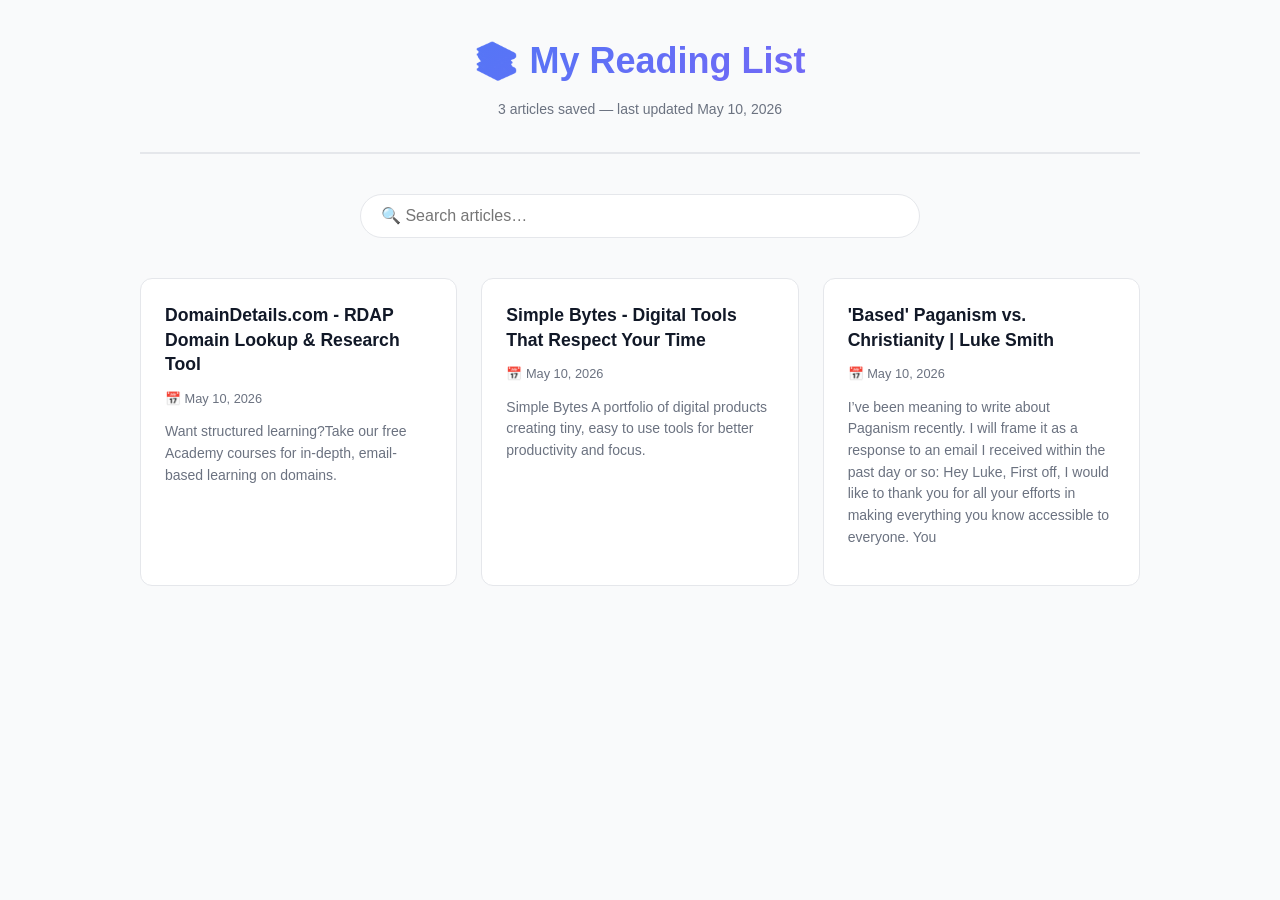
<file: index.html>
<!DOCTYPE html>
<html lang="en">
<head>
  <meta charset="UTF-8">
  <meta name="viewport" content="width=device-width, initial-scale=1.0">
  <title>My Reading List</title>
  <link rel="stylesheet" href="css/style.css">
</head>
<body>
  <div class="container">
    <header>
      <h1>📚 My Reading List</h1>
      <p class="stats">3 articles saved &mdash; last updated May 10, 2026</p>
    </header>

    <input id="search" type="search" placeholder="🔍 Search articles…" autocomplete="off">

    <div class="articles-grid">
      
    <article class="article-card">
      
      <h2 class="article-title">
        <a href="articles/domaindetailscom-rdap-domain-lookup-research-tool-2359.html">DomainDetails.com - RDAP Domain Lookup &amp; Research Tool</a>
      </h2>
      <div class="article-meta">📅 May 10, 2026</div>
      <p class="article-excerpt">Want structured learning?Take our free Academy courses for in-depth, email-based learning on domains.</p>
      <div class="tags"></div>
    </article>

    <article class="article-card">
      
      <h2 class="article-title">
        <a href="articles/simple-bytes-digital-tools-that-respect-your-time-4428.html">Simple Bytes - Digital Tools That Respect Your Time</a>
      </h2>
      <div class="article-meta">📅 May 10, 2026</div>
      <p class="article-excerpt"> Simple Bytes A portfolio of digital products creating tiny, easy to use tools for better productivity and focus.  </p>
      <div class="tags"></div>
    </article>

    <article class="article-card">
      
      <h2 class="article-title">
        <a href="articles/based-paganism-vs-christianity-luke-smith-5938.html">'Based' Paganism vs. Christianity | Luke Smith</a>
      </h2>
      <div class="article-meta">📅 May 10, 2026</div>
      <p class="article-excerpt">
I’ve been meaning to write about Paganism recently. I will frame it as a response to an email I received within the past day or so:

Hey Luke,
First off, I would like to thank you for all your efforts in making everything
you know accessible to everyone. You </p>
      <div class="tags"></div>
    </article>
    </div>
  </div>

  <script>
const input = document.getElementById('search');
const cards = document.querySelectorAll('.article-card');

input.addEventListener('input', () => {
  const q = input.value.trim().toLowerCase();
  let visible = 0;
  cards.forEach(card => {
    const text = card.textContent.toLowerCase();
    const show = !q || text.includes(q);
    card.style.display = show ? '' : 'none';
    if (show) visible++;
  });

  let empty = document.querySelector('.empty');
  if (!empty) {
    empty = document.createElement('p');
    empty.className = 'empty';
    empty.textContent = 'No articles match your search.';
    document.querySelector('.articles-grid').appendChild(empty);
  }
  empty.style.display = (!q || visible) ? 'none' : '';
});
</script>
</body>
</html>
</file>
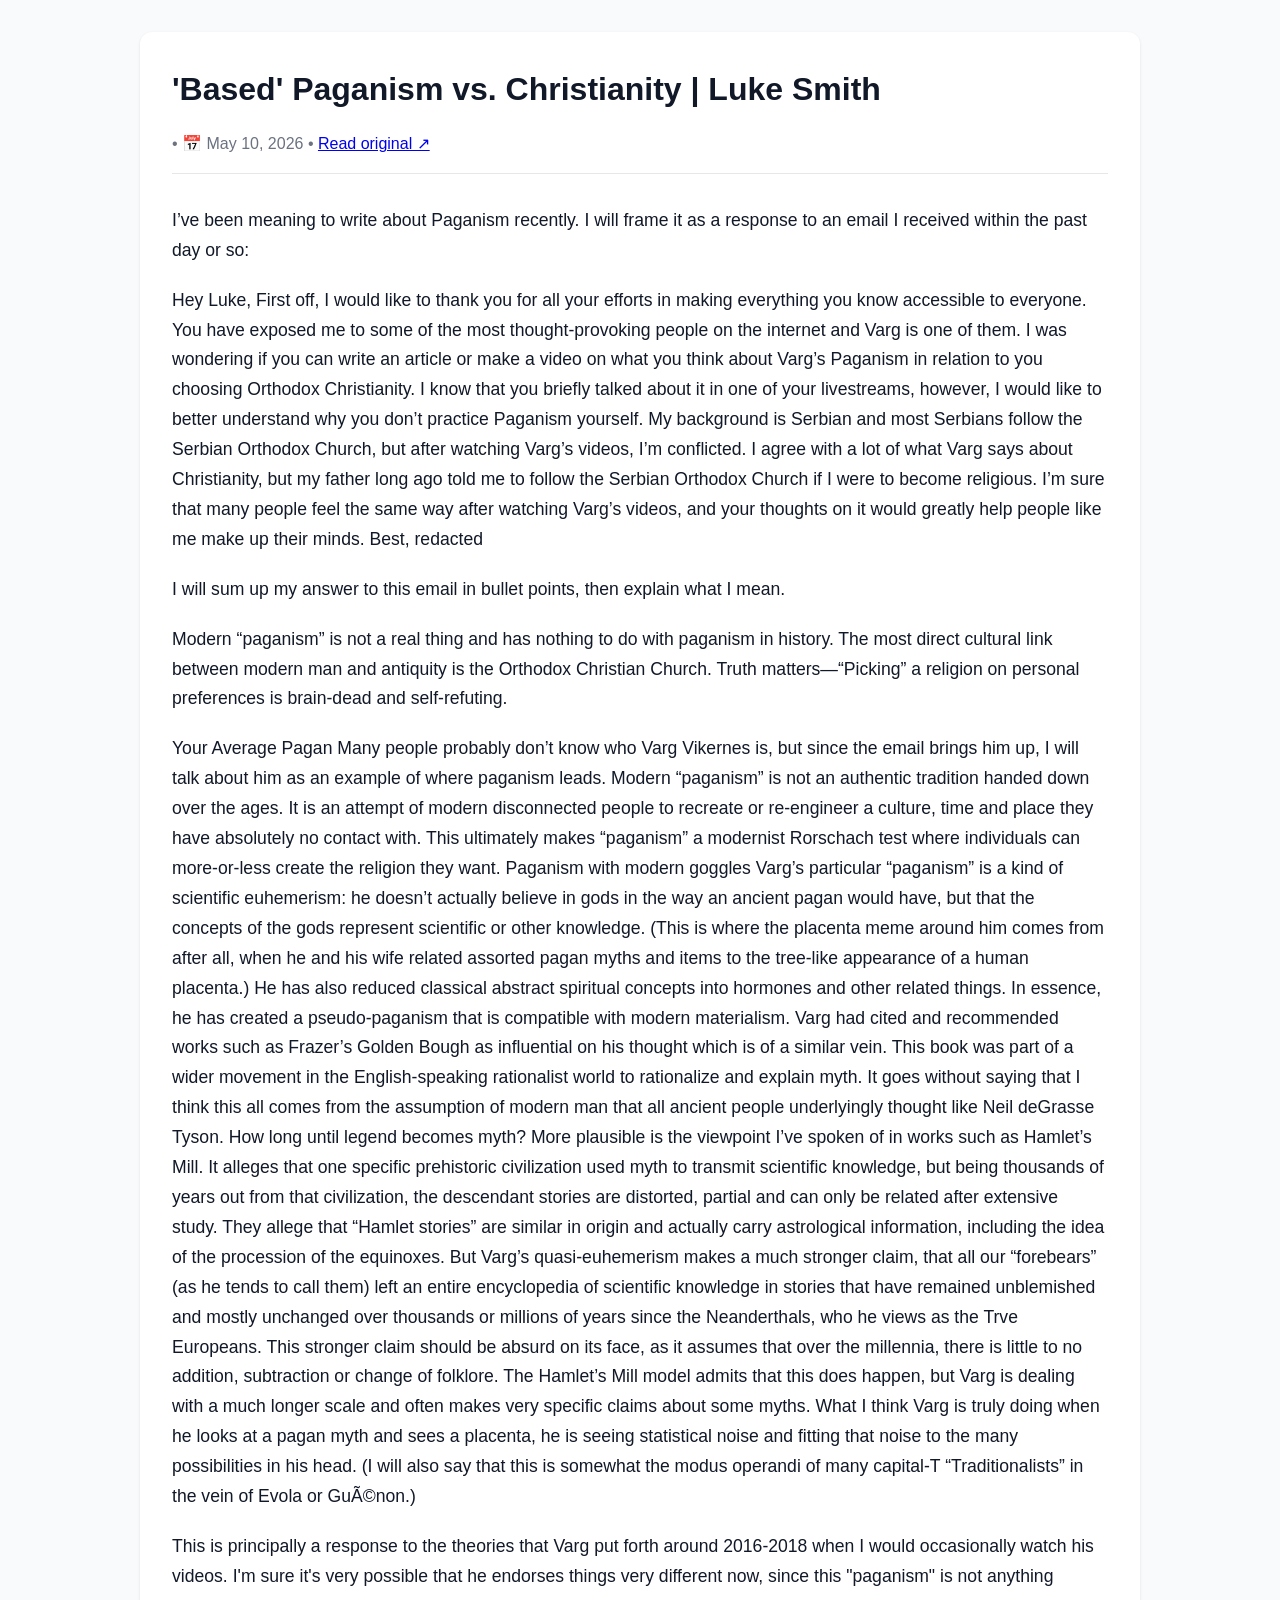
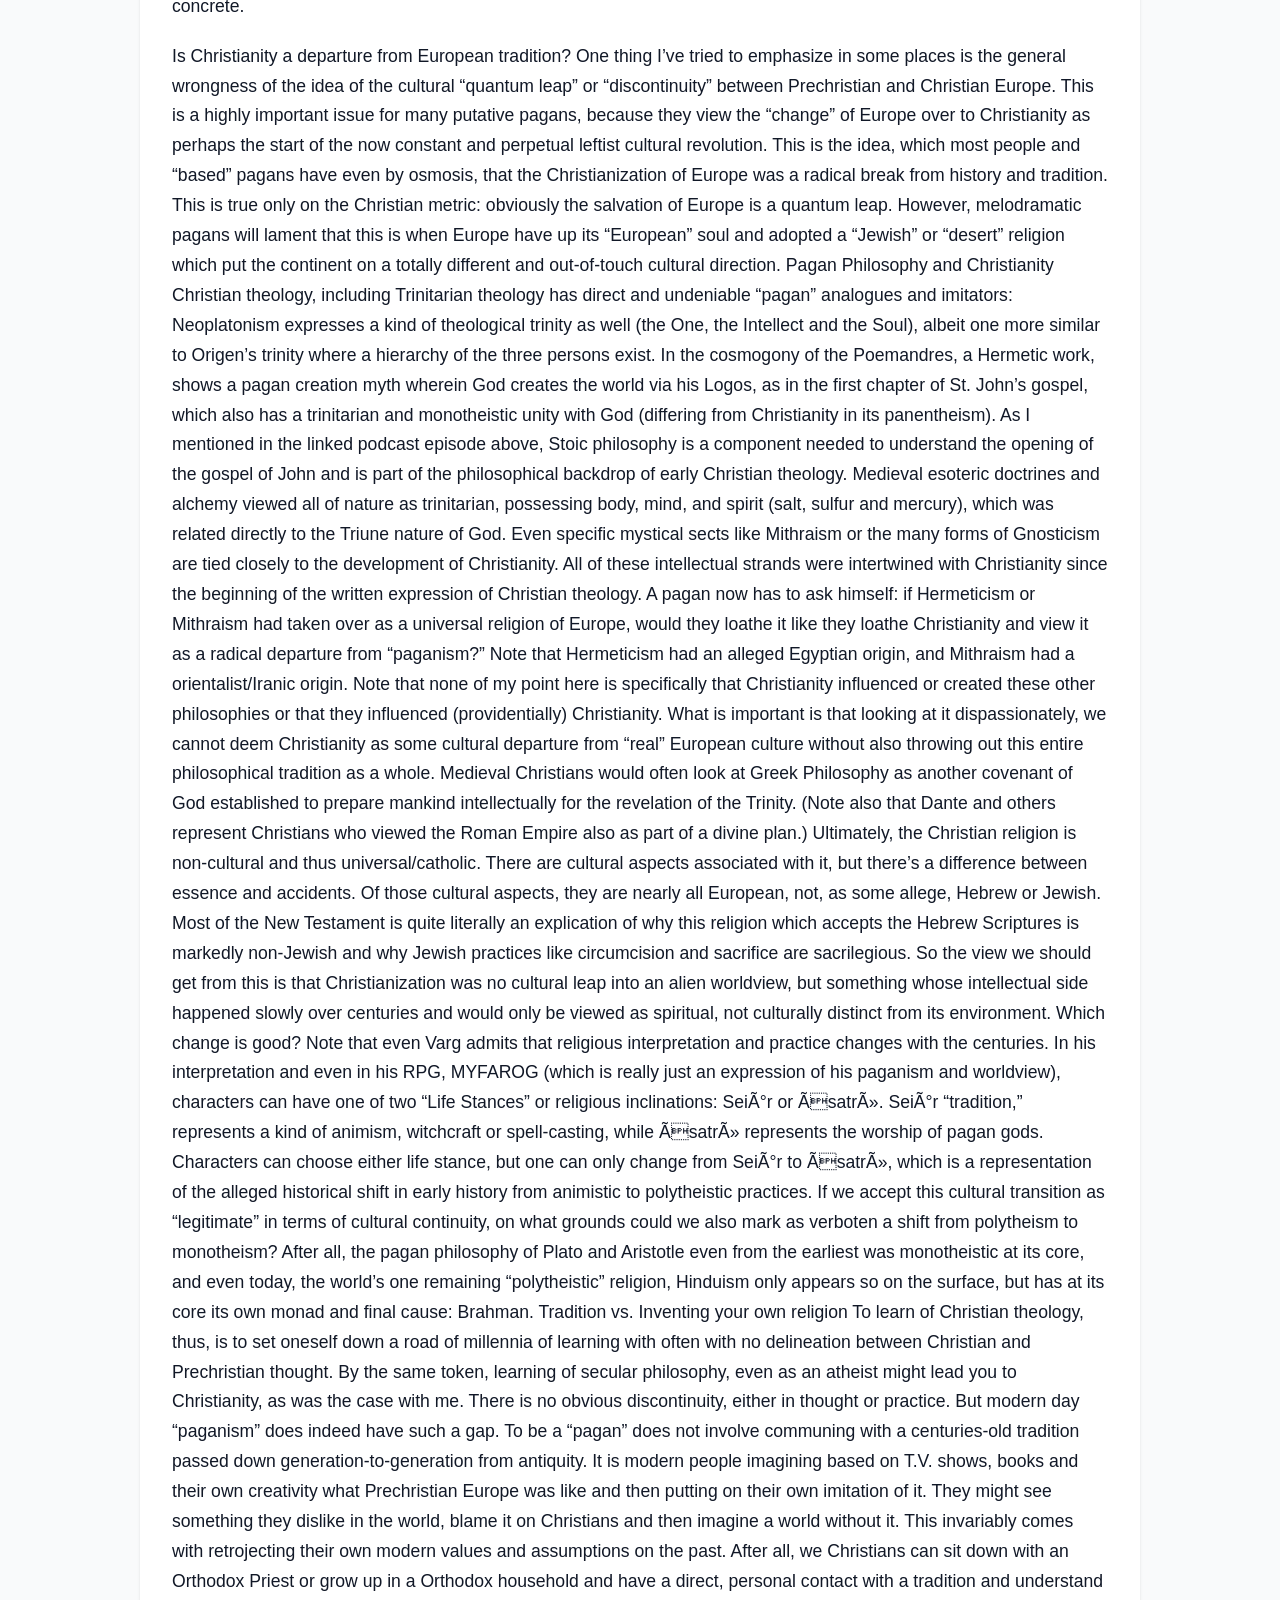
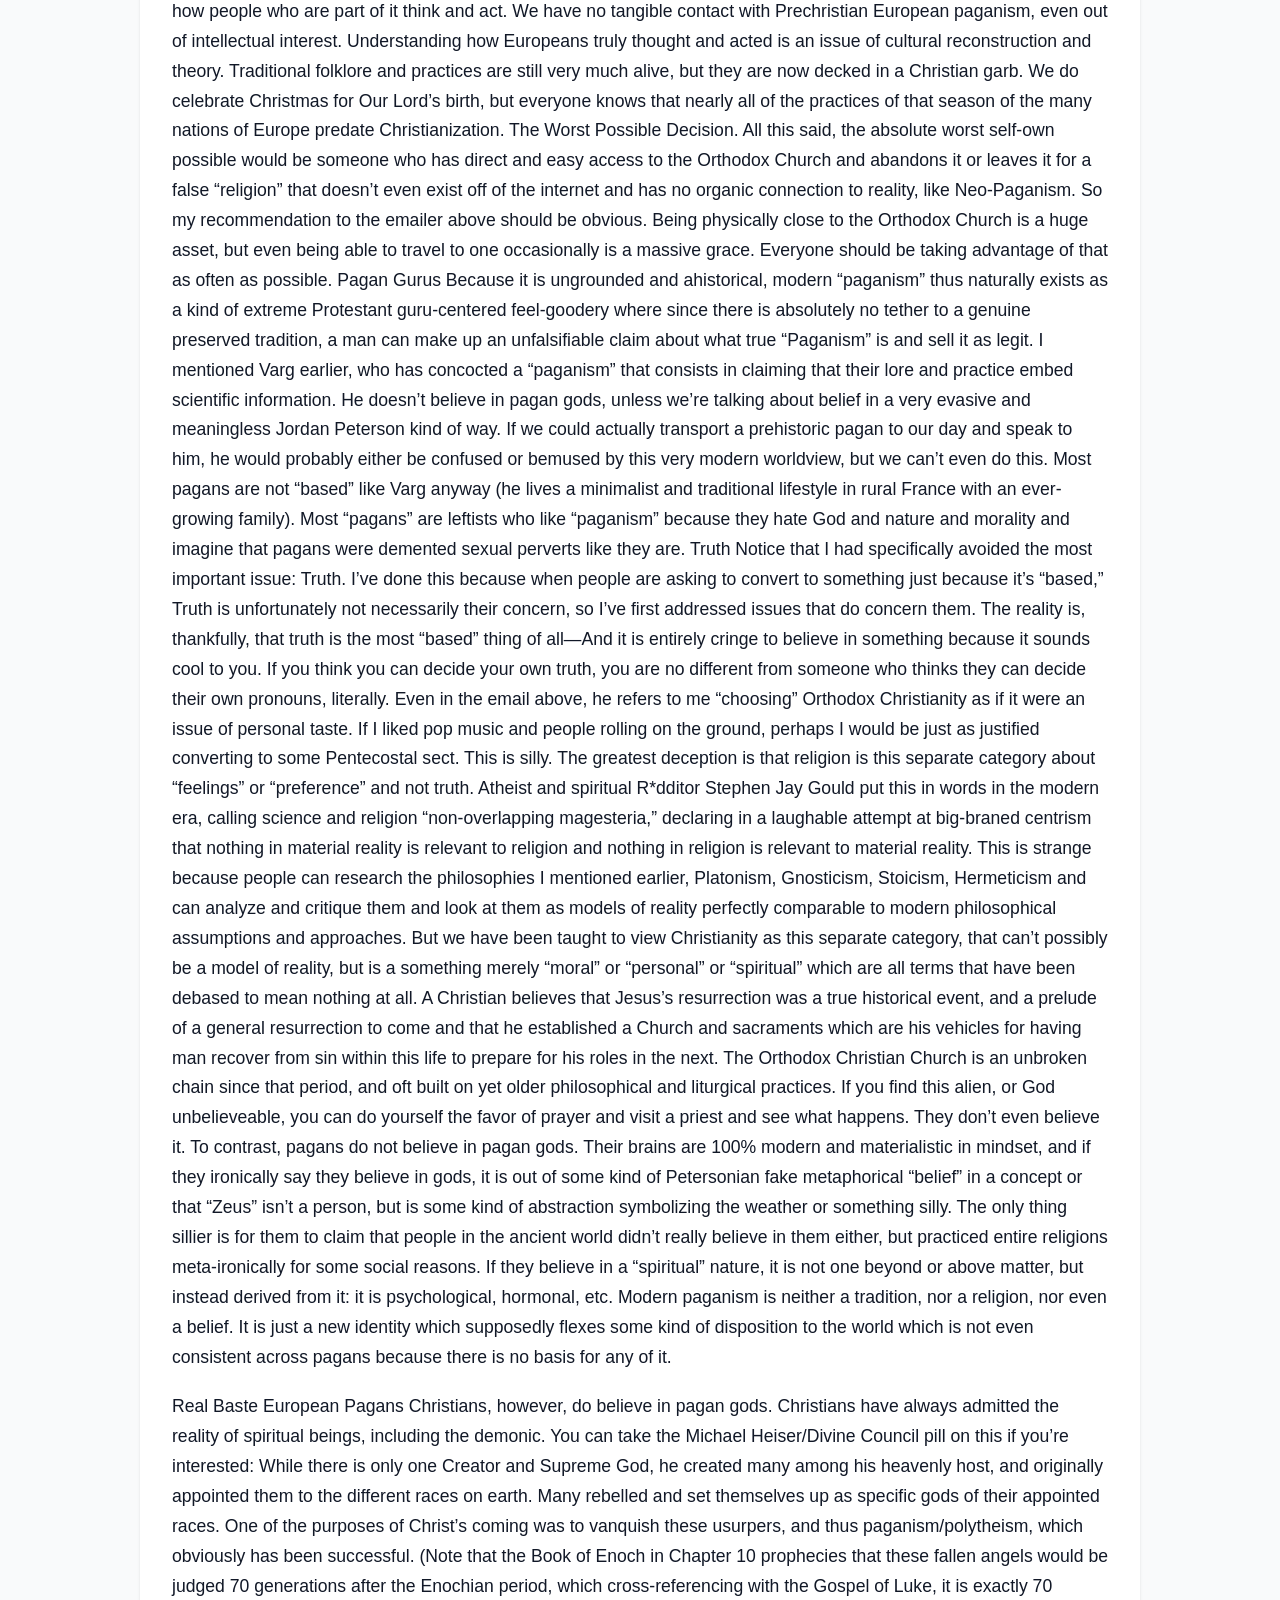
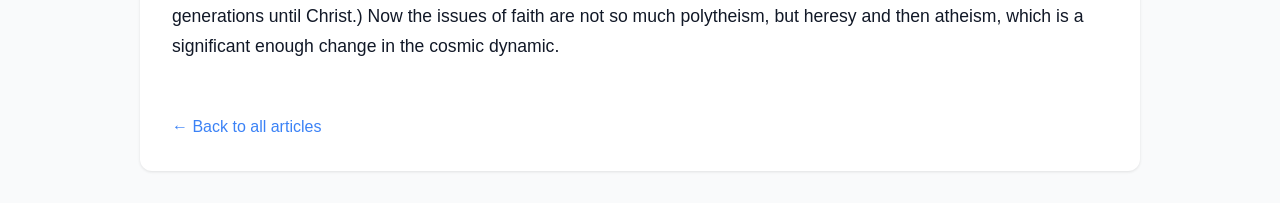
<file: articles/based-paganism-vs-christianity-luke-smith-5938.html>
<!DOCTYPE html>
<html lang="en">
<head>
  <meta charset="UTF-8">
  <meta name="viewport" content="width=device-width, initial-scale=1.0">
  <title>'Based' Paganism vs. Christianity | Luke Smith · My Reading List</title>
  <link rel="stylesheet" href="../css/style.css">
</head>
<body>
  <div class="container">
    <div class="article-detail">
      <h1>'Based' Paganism vs. Christianity | Luke Smith</h1>
      <div class="meta">
        
         • 📅 May 10, 2026
        • <a href="https://lukesmith.xyz/articles/christianity-based-paganism/" target="_blank" rel="noopener noreferrer">Read original ↗</a>
      </div>
      <div class="content">
        <p>I’ve been meaning to write about Paganism recently. I will frame it as a response to an email I received within the past day or so:</p><p>Hey Luke,
First off, I would like to thank you for all your efforts in making everything
you know accessible to everyone. You have exposed me to some of the most
thought-provoking people on the internet and Varg is one of them. I was
wondering if you can write an article or make a video on what you think about
Varg’s Paganism in relation to you choosing Orthodox Christianity. I know that
you briefly talked about it in one of your livestreams, however, I would like
to better understand why you don’t practice Paganism yourself. My background is
Serbian and most Serbians follow the Serbian Orthodox Church, but after
watching Varg’s videos, I’m conflicted. I agree with a lot of what Varg says
about Christianity, but my father long ago told me to follow the Serbian
Orthodox Church if I were to become religious. I’m sure that many people feel
the same way after watching Varg’s videos, and your thoughts on it would
greatly help people like me make up their minds.
Best,
redacted</p><p>I will sum up my answer to this email in bullet points, then explain what I mean.</p><p>Modern “paganism” is not a real thing and has nothing to do with paganism in history.
The most direct cultural link between modern man and antiquity is the Orthodox Christian Church.
Truth matters—“Picking” a religion on personal preferences is brain-dead and self-refuting.</p><p>Your Average Pagan
Many people probably don’t know who Varg Vikernes is, but since the email brings him up, I will talk about him as an example of where paganism leads.
Modern “paganism” is not an authentic tradition handed down over the ages.
It is an attempt of modern disconnected people to recreate or re-engineer a culture, time and place they have absolutely no contact with.
This ultimately makes “paganism” a modernist Rorschach test where individuals can more-or-less create the religion they want.
Paganism with modern goggles
Varg’s particular “paganism” is a kind of scientific euhemerism: he doesn’t actually believe in gods in the way an ancient pagan would have, but that the concepts of the gods represent scientific or other knowledge.
(This is where the placenta meme around him comes from after all, when he and his wife related assorted pagan myths and items to the tree-like appearance of a human placenta.)
He has also reduced classical abstract spiritual concepts into hormones and other related things.
In essence, he has created a pseudo-paganism that is compatible with modern materialism.
Varg had cited and recommended works such as Frazer’s Golden Bough as influential on his thought which is of a similar vein.
This book was part of a wider movement in the English-speaking rationalist world to rationalize and explain myth.
It goes without saying that I think this all comes from the assumption of modern man that all ancient people underlyingly thought like Neil deGrasse Tyson.
How long until legend becomes myth?
More plausible is the viewpoint I’ve spoken of in works such as Hamlet’s Mill.
It alleges that one specific prehistoric civilization used myth to transmit scientific knowledge, but being thousands of years out from that civilization, the descendant stories are distorted, partial and can only be related after extensive study.
They allege that “Hamlet stories” are similar in origin and actually carry astrological information, including the idea of the procession of the equinoxes.
But Varg’s quasi-euhemerism makes a much stronger claim, that all our “forebears” (as he tends to call them) left an entire encyclopedia of scientific knowledge in stories that have remained unblemished and mostly unchanged over thousands or millions of years since the Neanderthals, who he views as the Trve Europeans.
This stronger claim should be absurd on its face, as it assumes that over the millennia, there is little to no addition, subtraction or change of folklore.
The Hamlet’s Mill model admits that this does happen, but Varg is dealing with a much longer scale and often makes very specific claims about some myths.
What I think Varg is truly doing when he looks at a pagan myth and sees a placenta, he is seeing statistical noise and fitting that noise to the many possibilities in his head.
(I will also say that this is somewhat the modus operandi of many capital-T “Traditionalists” in the vein of Evola or GuÃ©non.)</p><p>This is principally a response to the theories that Varg put forth around 2016-2018 when I would occasionally watch his videos. I'm sure it's very possible that he endorses things very different now, since this "paganism" is not anything concrete.</p><p>Is Christianity a departure from European tradition?
One thing I’ve tried to emphasize in some places is the general wrongness of the idea of the cultural “quantum leap” or “discontinuity” between Prechristian and Christian Europe.
This is a highly important issue for many putative pagans, because they view the “change” of Europe over to Christianity as perhaps the start of the now constant and perpetual leftist cultural revolution.
This is the idea, which most people and “based” pagans have even by osmosis, that the Christianization of Europe was a radical break from history and tradition.
This is true only on the Christian metric: obviously the salvation of Europe is a quantum leap.
However, melodramatic pagans will lament that this is when Europe have up its “European” soul and adopted a “Jewish” or “desert” religion which put the continent on a totally different and out-of-touch cultural direction.
Pagan Philosophy and Christianity
Christian theology, including Trinitarian theology has direct and undeniable “pagan” analogues and imitators:
Neoplatonism expresses a kind of theological trinity as well (the One, the Intellect and the Soul), albeit one more similar to Origen’s trinity where a hierarchy of the three persons exist.
In the cosmogony of the Poemandres, a Hermetic work, shows a pagan creation myth wherein God creates the world via his Logos, as in the first chapter of St. John’s gospel, which also has a trinitarian and monotheistic unity with God (differing from Christianity in its panentheism).
As I mentioned in the linked podcast episode above, Stoic philosophy is a component needed to understand the opening of the gospel of John and is part of the philosophical backdrop of early Christian theology.
Medieval esoteric doctrines and alchemy viewed all of nature as trinitarian, possessing body, mind, and spirit (salt, sulfur and mercury), which was related directly to the Triune nature of God.
Even specific mystical sects like Mithraism or the many forms of Gnosticism are tied closely to the development of Christianity.
All of these intellectual strands were intertwined with Christianity since the beginning of the written expression of Christian theology.
A pagan now has to ask himself: if Hermeticism or Mithraism had taken over as a universal religion of Europe, would they loathe it like they loathe Christianity and view it as a radical departure from “paganism?”
Note that Hermeticism had an alleged Egyptian origin, and Mithraism had a orientalist/Iranic origin.
Note that none of my point here is specifically that Christianity influenced or created these other philosophies or that they influenced (providentially) Christianity.
What is important is that looking at it dispassionately, we cannot deem Christianity as some cultural departure from “real” European culture without also throwing out this entire philosophical tradition as a whole.
Medieval Christians would often look at Greek Philosophy as another covenant of God established to prepare mankind intellectually for the revelation of the Trinity.
(Note also that Dante and others represent Christians who viewed the Roman Empire also as part of a divine plan.)
Ultimately, the Christian religion is non-cultural and thus universal/catholic. There are cultural aspects associated with it, but there’s a difference between essence and accidents.
Of those cultural aspects, they are nearly all European, not, as some allege, Hebrew or Jewish.
Most of the New Testament is quite literally an explication of why this religion which accepts the Hebrew Scriptures is markedly non-Jewish and why Jewish practices like circumcision and sacrifice are sacrilegious.
So the view we should get from this is that Christianization was no cultural leap into an alien worldview, but something whose intellectual side happened slowly over centuries and would only be viewed as spiritual, not culturally distinct from its environment.
Which change is good?
Note that even Varg admits that religious interpretation and practice changes with the centuries.
In his interpretation and even in his RPG, MYFAROG (which is really just an expression of his paganism and worldview), characters can have one of two “Life Stances” or religious inclinations: SeiÃ°r or  ÃsatrÃ».
SeiÃ°r “tradition,” represents a kind of animism, witchcraft or spell-casting, while ÃsatrÃ» represents the worship of pagan gods.
Characters can choose either life stance, but one can only change from SeiÃ°r to ÃsatrÃ», which is a representation of the alleged historical shift in early history from animistic to polytheistic practices.
If we accept this cultural transition as “legitimate” in terms of cultural continuity, on what grounds could we also mark as verboten a shift from polytheism to monotheism?
After all, the pagan philosophy of Plato and Aristotle even from the earliest was monotheistic at its core, and even today, the world’s one remaining “polytheistic” religion, Hinduism only appears so on the surface, but has at its core its own monad and final cause: Brahman.
Tradition vs. Inventing your own religion
To learn of Christian theology, thus, is to set oneself down a road of millennia of learning with often with no delineation between Christian and Prechristian thought.
By the same token, learning of secular philosophy, even as an atheist might lead you to Christianity, as was the case with me.
There is no obvious discontinuity, either in thought or practice.
But modern day “paganism” does indeed have such a gap.
To be a “pagan” does not involve communing with a centuries-old tradition passed down generation-to-generation from antiquity.
It is modern people imagining based on T.V. shows, books and their own creativity what Prechristian Europe was like and then putting on their own imitation of it.
They might see something they dislike in the world, blame it on Christians and then imagine a world without it.
This invariably comes with retrojecting their own modern values and assumptions on the past.
After all, we Christians can sit down with an Orthodox Priest or grow up in a Orthodox household and have a direct, personal contact with a tradition and understand how people who are part of it think and act.
We have no tangible contact with Prechristian European paganism, even out of intellectual interest.
Understanding how Europeans truly thought and acted is an issue of cultural reconstruction and theory.
Traditional folklore and practices are still very much alive, but they are now decked in a Christian garb.
We do celebrate Christmas for Our Lord’s birth, but everyone knows that nearly all of the practices of that season of the many nations of Europe predate Christianization.
The Worst Possible Decision.
All this said, the absolute worst self-own possible would be someone who has direct and easy access to the Orthodox Church and abandons it or leaves it for a false “religion” that doesn’t even exist off of the internet and has no organic connection to reality, like Neo-Paganism.
So my recommendation to the emailer above should be obvious.
Being physically close to the Orthodox Church is a huge asset, but even being able to travel to one occasionally is a massive grace. Everyone should be taking advantage of that as often as possible.
Pagan Gurus
Because it is ungrounded and ahistorical, modern “paganism” thus naturally exists as a kind of extreme Protestant guru-centered feel-goodery where since there is absolutely no tether to a genuine preserved tradition, a man can make up an unfalsifiable claim about what true “Paganism” is and sell it as legit.
I mentioned Varg earlier, who has concocted a “paganism” that consists in claiming that their lore and practice embed scientific information.
He doesn’t believe in pagan gods, unless we’re talking about belief in a very evasive and meaningless Jordan Peterson kind of way.
If we could actually transport a prehistoric pagan to our day and speak to him, he would probably either be confused or bemused by this very modern worldview, but we can’t even do this.
Most pagans are not “based” like Varg anyway (he lives a minimalist and traditional lifestyle in rural France with an ever-growing family).
Most “pagans” are leftists who like “paganism” because they hate God and nature and morality and imagine that pagans were demented sexual perverts like they are.
Truth
Notice that I had specifically avoided the most important issue: Truth.
I’ve done this because when people are asking to convert to something just because it’s “based,” Truth is unfortunately not necessarily their concern, so I’ve first addressed issues that do concern them.
The reality is, thankfully, that truth is the most “based” thing of all—And it is entirely cringe to believe in something because it sounds cool to you.
If you think you can decide your own truth, you are no different from someone who thinks they can decide their own pronouns, literally.
Even in the email above, he refers to me “choosing” Orthodox Christianity as if it were an issue of personal taste.
If I liked pop music and people rolling on the ground, perhaps I would be just as justified converting to some Pentecostal sect.
This is silly.
The greatest deception is that religion is this separate category about “feelings” or “preference” and not truth.
Atheist and spiritual R*dditor Stephen Jay Gould put this in words in the modern era, calling science and religion “non-overlapping magesteria,” declaring in a laughable attempt at big-braned centrism that nothing in material reality is relevant to religion and nothing in religion is relevant to material reality.
This is strange because people can research the philosophies I mentioned earlier, Platonism, Gnosticism, Stoicism, Hermeticism and can analyze and critique them and look at them as models of reality perfectly comparable to modern philosophical assumptions and approaches.
But we have been taught to view Christianity as this separate category, that can’t possibly be a model of reality, but is a something merely “moral” or “personal” or “spiritual” which are all terms that have been debased to mean nothing at all.
A Christian believes that Jesus’s resurrection was a true historical event, and a prelude of a general resurrection to come and that he established a Church and sacraments which are his vehicles for having man recover from sin within this life to prepare for his roles in the next.
The Orthodox Christian Church is an unbroken chain since that period, and oft built on yet older philosophical and liturgical practices.
If you find this alien, or God unbelieveable, you can do yourself the favor of prayer and visit a priest and see what happens.
They don’t even believe it.
To contrast, pagans do not believe in pagan gods. Their brains are 100% modern and materialistic in mindset, and if they ironically say they believe in gods, it is out of some kind of Petersonian fake metaphorical “belief” in a concept or that “Zeus” isn’t a person, but is some kind of abstraction symbolizing the weather or something silly.
The only thing sillier is for them to claim that people in the ancient world didn’t really believe in them either, but practiced entire religions meta-ironically for some social reasons.
If they believe in a “spiritual” nature, it is not one beyond or above matter, but instead derived from it: it is psychological, hormonal, etc.
Modern paganism is neither a tradition, nor a religion, nor even a belief.
It is just a new identity which supposedly flexes some kind of disposition to the world which is not even consistent across pagans because there is no basis for any of it.</p><p>Real Baste European Pagans
Christians, however, do believe in pagan gods.
Christians have always admitted the reality of spiritual beings, including the demonic.
You can take the Michael Heiser/Divine Council pill on this if you’re interested:
While there is only one Creator and Supreme God, he created many among his heavenly host, and originally appointed them to the different races on earth.
Many rebelled and set themselves up as specific gods of their appointed races.
One of the purposes of Christ’s coming was to vanquish these usurpers, and thus paganism/polytheism, which obviously has been successful.
(Note that the Book of Enoch in Chapter 10 prophecies that these fallen angels would be judged 70 generations after the Enochian period, which cross-referencing with the Gospel of Luke, it is exactly 70 generations until Christ.)
Now the issues of faith are not so much polytheism, but heresy and then atheism, which is a significant enough change in the cosmic dynamic.</p>
      </div>
      <a href="../index.html" class="back-link">← Back to all articles</a>
    </div>
  </div>
</body>
</html>
</file>
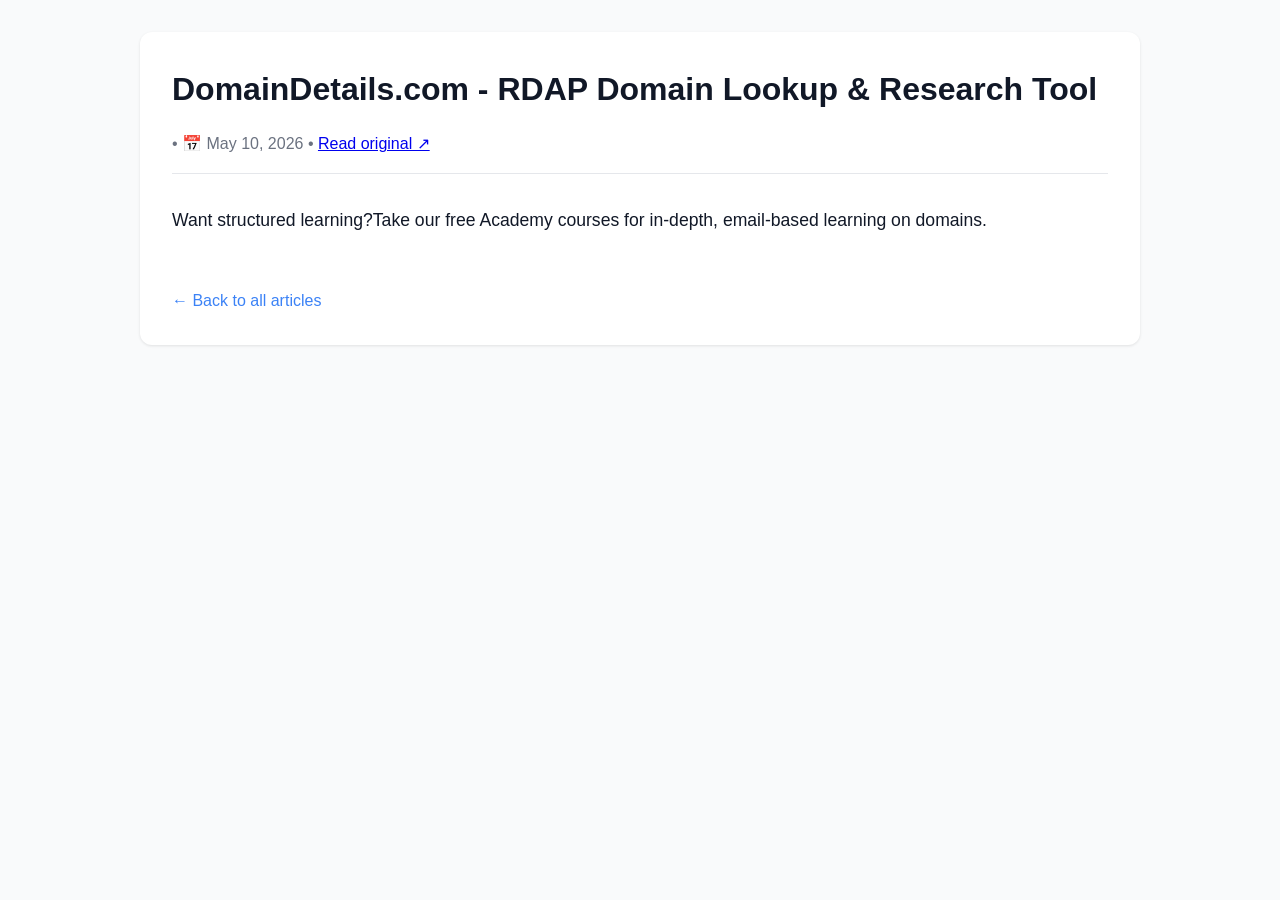
<file: articles/domaindetailscom-rdap-domain-lookup-research-tool-2359.html>
<!DOCTYPE html>
<html lang="en">
<head>
  <meta charset="UTF-8">
  <meta name="viewport" content="width=device-width, initial-scale=1.0">
  <title>DomainDetails.com - RDAP Domain Lookup &amp; Research Tool · My Reading List</title>
  <link rel="stylesheet" href="../css/style.css">
</head>
<body>
  <div class="container">
    <div class="article-detail">
      <h1>DomainDetails.com - RDAP Domain Lookup &amp; Research Tool</h1>
      <div class="meta">
        
         • 📅 May 10, 2026
        • <a href="https://domaindetails.com/kb" target="_blank" rel="noopener noreferrer">Read original ↗</a>
      </div>
      <div class="content">
        <p>Want structured learning?Take our free Academy courses for in-depth, email-based learning on domains.</p>
      </div>
      <a href="../index.html" class="back-link">← Back to all articles</a>
    </div>
  </div>
</body>
</html>
</file>
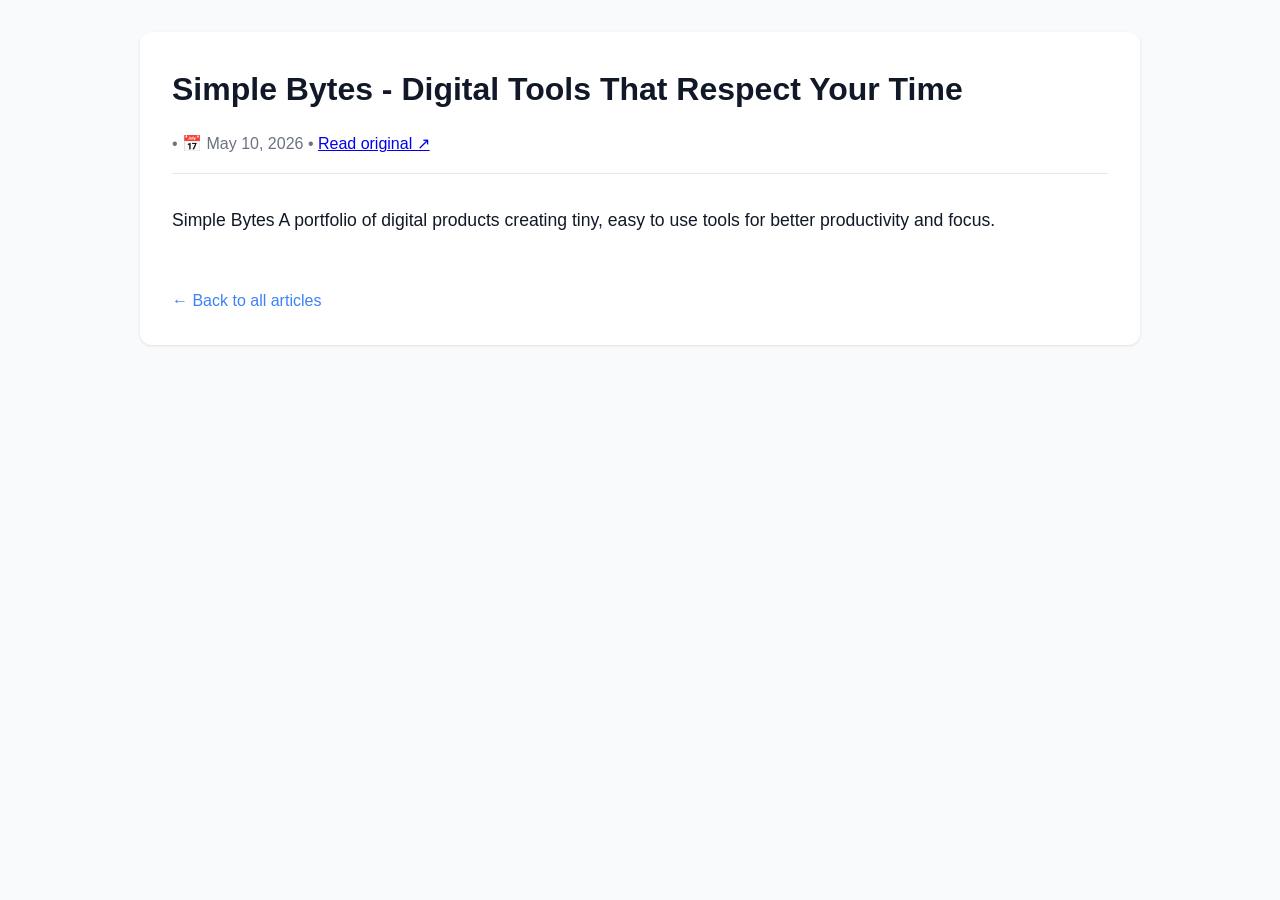
<file: articles/simple-bytes-digital-tools-that-respect-your-time-4428.html>
<!DOCTYPE html>
<html lang="en">
<head>
  <meta charset="UTF-8">
  <meta name="viewport" content="width=device-width, initial-scale=1.0">
  <title>Simple Bytes - Digital Tools That Respect Your Time · My Reading List</title>
  <link rel="stylesheet" href="../css/style.css">
</head>
<body>
  <div class="container">
    <div class="article-detail">
      <h1>Simple Bytes - Digital Tools That Respect Your Time</h1>
      <div class="meta">
        
         • 📅 May 10, 2026
        • <a href="https://www.simplebytes.com/" target="_blank" rel="noopener noreferrer">Read original ↗</a>
      </div>
      <div class="content">
        <p>Simple Bytes A portfolio of digital products creating tiny, easy to use tools for better productivity and focus.</p>
      </div>
      <a href="../index.html" class="back-link">← Back to all articles</a>
    </div>
  </div>
</body>
</html>
</file>
<file: css/style.css>
:root {
  --primary: #3b82f6;
  --primary-dark: #2563eb;
  --bg: #f9fafb;
  --card-bg: #ffffff;
  --text: #111827;
  --text-light: #6b7280;
  --border: #e5e7eb;
  --radius: 12px;
}

*, *::before, *::after { box-sizing: border-box; margin: 0; padding: 0; }

body {
  font-family: -apple-system, BlinkMacSystemFont, "Segoe UI", Roboto, "Helvetica Neue", sans-serif;
  background: var(--bg);
  color: var(--text);
  line-height: 1.6;
  padding: 2rem 1rem;
}

.container { max-width: 1000px; margin: 0 auto; }

header {
  text-align: center;
  margin-bottom: 2.5rem;
  padding-bottom: 2rem;
  border-bottom: 2px solid var(--border);
}

h1 {
  font-size: 2.25rem;
  font-weight: 800;
  background: linear-gradient(135deg, var(--primary), #8b5cf6);
  -webkit-background-clip: text;
  -webkit-text-fill-color: transparent;
  background-clip: text;
  margin-bottom: 0.5rem;
}

.stats { color: var(--text-light); font-size: 0.875rem; }

/* Search */
#search {
  display: block;
  width: 100%;
  max-width: 560px;
  margin: 0 auto 2.5rem;
  padding: 0.75rem 1.25rem;
  font-size: 1rem;
  border: 1px solid var(--border);
  border-radius: 999px;
  background: var(--card-bg);
  outline: none;
  transition: border-color 0.2s, box-shadow 0.2s;
}

#search:focus {
  border-color: var(--primary);
  box-shadow: 0 0 0 3px rgba(59,130,246,0.15);
}

/* Article grid */
.articles-grid {
  display: grid;
  grid-template-columns: repeat(auto-fill, minmax(300px, 1fr));
  gap: 1.5rem;
}

/* Card */
.article-card {
  background: var(--card-bg);
  border: 1px solid var(--border);
  border-radius: var(--radius);
  padding: 1.5rem;
  display: flex;
  flex-direction: column;
  gap: 0.75rem;
  transition: transform 0.2s, box-shadow 0.2s;
}

.article-card:hover {
  transform: translateY(-4px);
  box-shadow: 0 12px 28px -6px rgba(0,0,0,0.1);
}

.article-card img.thumb {
  width: 100%;
  height: 160px;
  object-fit: cover;
  border-radius: 8px;
}

.article-title {
  font-size: 1.1rem;
  font-weight: 700;
  line-height: 1.4;
}

.article-title a { color: var(--text); text-decoration: none; }
.article-title a:hover { color: var(--primary); }

.article-meta {
  font-size: 0.8rem;
  color: var(--text-light);
  display: flex;
  flex-wrap: wrap;
  gap: 0.5rem;
}

.article-excerpt {
  font-size: 0.875rem;
  color: var(--text-light);
  line-height: 1.55;
  flex-grow: 1;
}

.tags { display: flex; flex-wrap: wrap; gap: 0.4rem; margin-top: auto; }

.tag {
  background: #eff6ff;
  color: var(--primary-dark);
  padding: 0.2rem 0.65rem;
  border-radius: 999px;
  font-size: 0.72rem;
  font-weight: 500;
}

.empty {
  grid-column: 1 / -1;
  text-align: center;
  color: var(--text-light);
  padding: 4rem 0;
  font-size: 1.1rem;
}

/* Article detail page */
.article-detail {
  background: var(--card-bg);
  border-radius: var(--radius);
  padding: 2rem;
  box-shadow: 0 1px 3px rgba(0,0,0,0.1);
}

.article-detail h1 {
  background: none;
  -webkit-text-fill-color: initial;
  color: var(--text);
  font-size: 2rem;
  margin-bottom: 1rem;
  text-align: left;
}

.article-detail .meta {
  color: var(--text-light);
  border-bottom: 1px solid var(--border);
  padding-bottom: 1rem;
  margin-bottom: 2rem;
}

.article-detail .content {
  font-size: 1.1rem;
  line-height: 1.7;
}

.article-detail .content p {
  margin-bottom: 1.25rem;
}

.article-detail .content h2, 
.article-detail .content h3 {
  margin: 1.5rem 0 0.75rem;
}

.back-link {
  display: inline-block;
  margin-top: 2rem;
  color: var(--primary);
  text-decoration: none;
}

.back-link:hover {
  text-decoration: underline;
}

@media (max-width: 640px) {
  body { padding: 1rem; }
  h1 { font-size: 1.6rem; }
  .articles-grid { grid-template-columns: 1fr; }
  .article-detail { padding: 1.25rem; }
}
</file>
